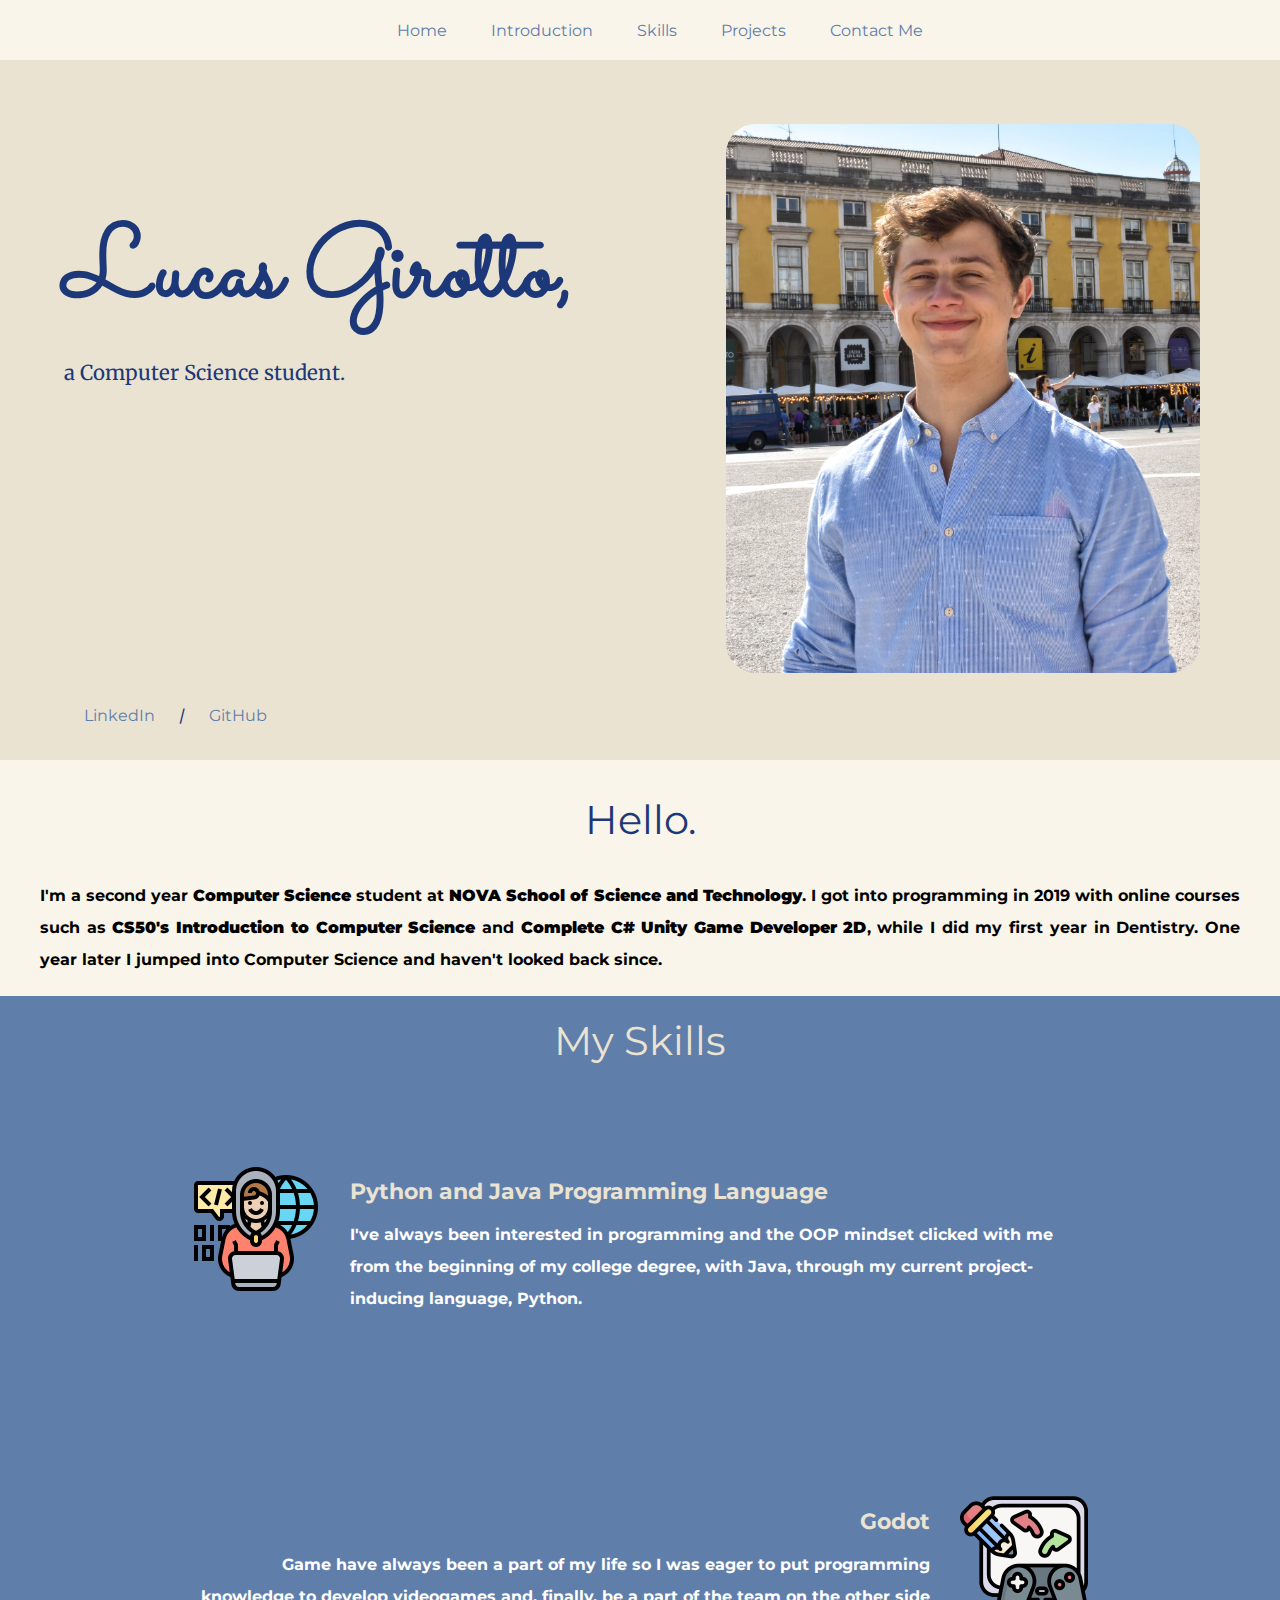
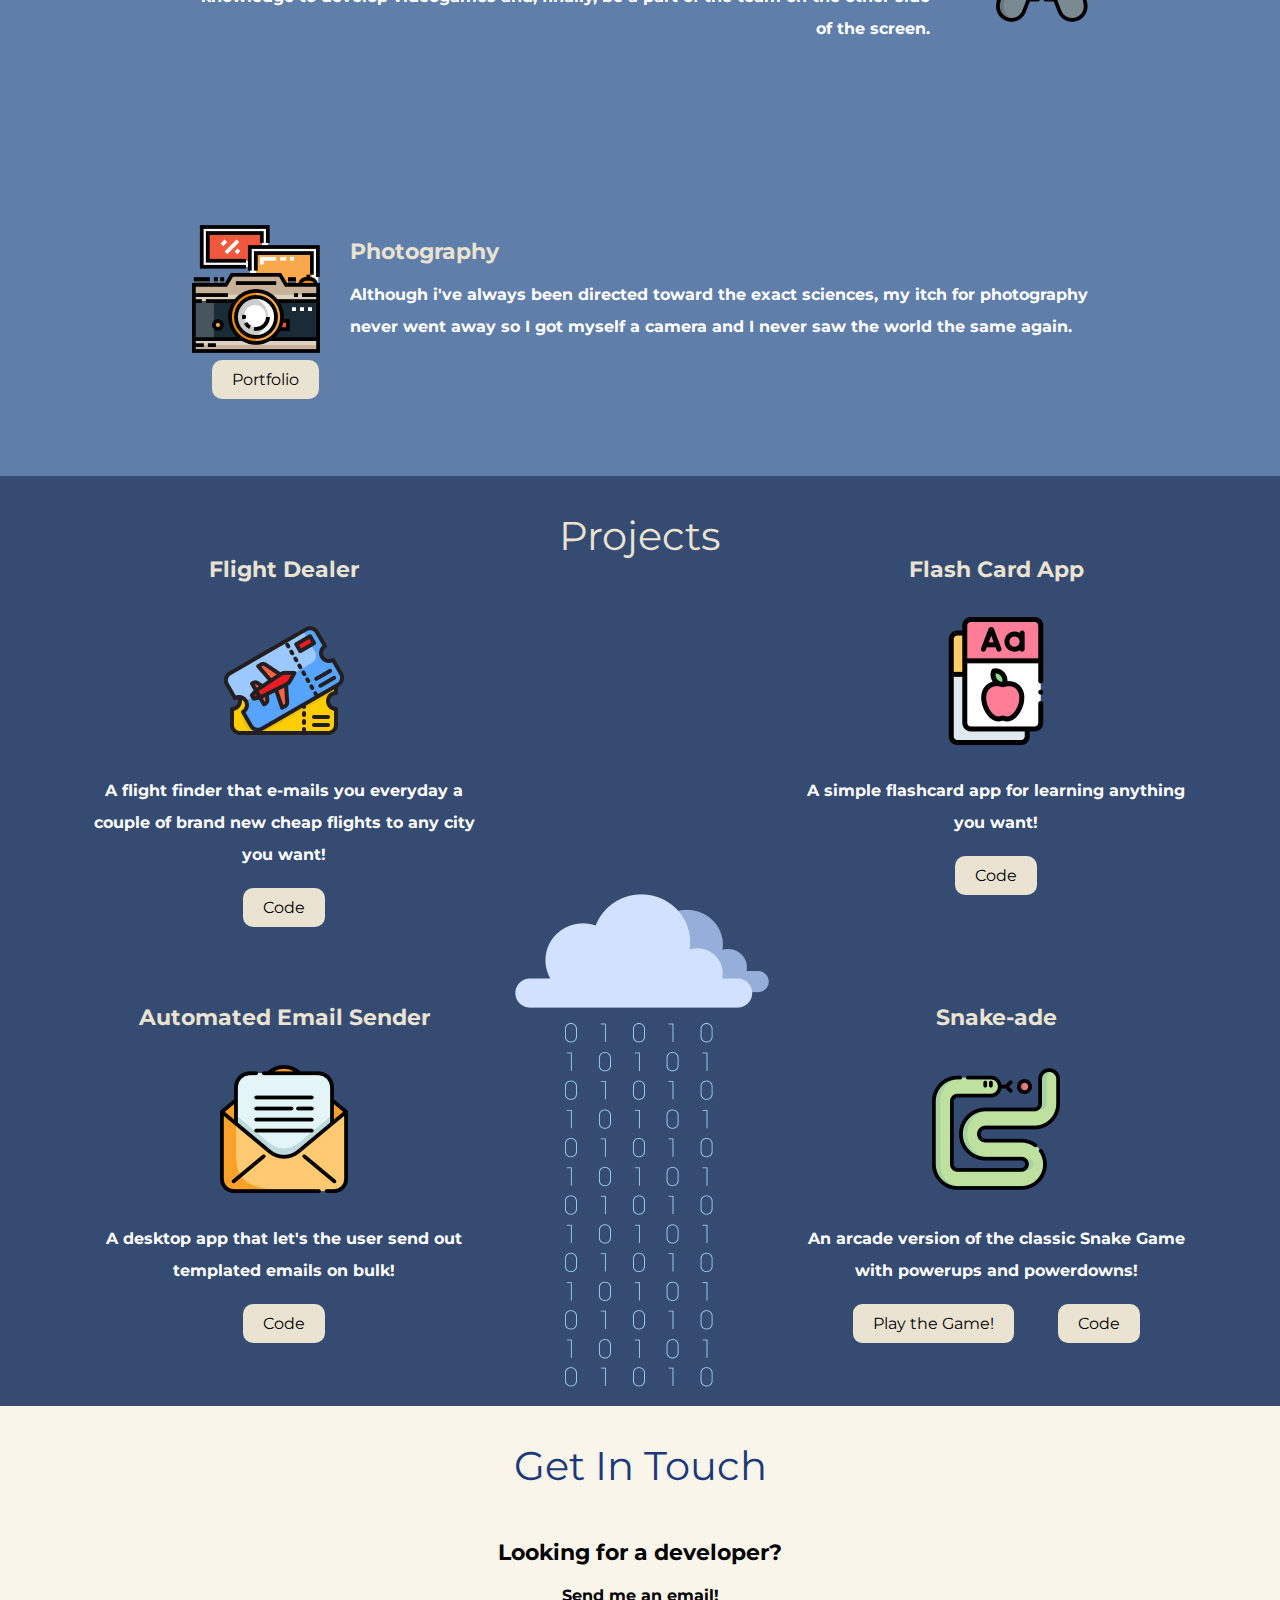
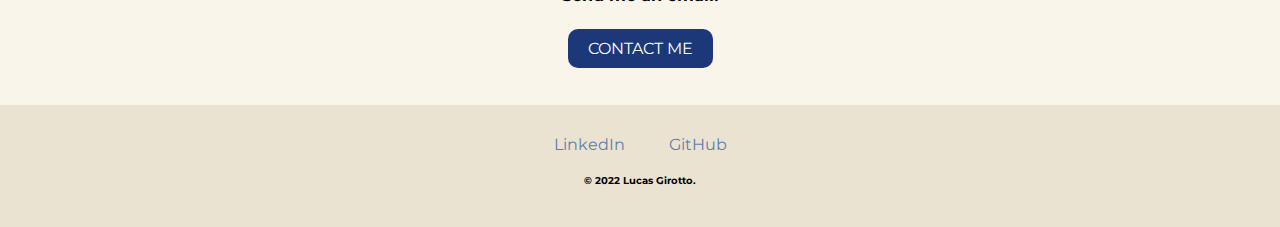
<file: index.html>
<!DOCTYPE html>
<html lang="en" dir="ltr">

<head>
  <meta charset="utf-8">
  <meta name="viewport" content="width=device-width, initial-scale=1.0">
  <title>Lucas Girotto</title>
  <link rel="stylesheet" href="css/styles.css">
  <link rel="icon" href="favicon2.ico">
  <link rel="preconnect" href="https://fonts.googleapis.com">
  <link rel="preconnect" href="https://fonts.gstatic.com" crossorigin>
  <link href="https://fonts.googleapis.com/css2?family=Merriweather&family=Montserrat&family=Pacifico&family=Sacramento&display=swap" rel="stylesheet">
</head>

<body>
  <div class="nav-bar">
    <a href="#home">Home</a>
    <a href="#introduction">Introduction</a>
    <a href="#skills">Skills</a>
    <a href="#projects">Projects</a>
    <a href="#contact-me">Contact Me</a>
  </div>


  <div id="home" class="top-container">
    <h1 id="my-name">Lucas Girotto,</h1>
    <p id="my-position">a Computer Science student.</p>
    <img id="my-photo" src="images/profilepicture.jpeg" alt="Lucas' profile picture">
    <span class="my-info">
      <a href="https://www.linkedin.com/in/lucas-girotto-4530b9233/">
        LinkedIn
      </a>
      /
      <a href="https://github.com/Maoaii">
        GitHub
      </a>
    </span>
  </div>


  <div class="middle-container">

    <div id="introduction" class="introduction">
      <h2>Hello.</h2>
      <h4 class="intro-text">I'm a second year <strong>Computer Science</strong> student at <strong>NOVA School of Science and Technology</strong>. I got into programming
      in 2019 with online courses such as <strong>CS50's Introduction to Computer Science</strong> and <strong>Complete C# Unity Game Developer 2D</strong>,
    while I did my first year in Dentistry. One year later I jumped into Computer Science and haven't looked back since.</h4>
    </div>

    <div id="skills" class="skills">
      <h2 class="dark-bg-h2">My Skills</h2>

      <div class="skill-row">
        <img class="programming-img" src="images/programing.png" alt="programming-img">
        <div class="skill-text">
          <h3>Python and Java Programming Language</h3>
          <h4>I've always been interested in programming and the OOP mindset clicked with me from the beginning of my college degree,
          with Java, through my current project-inducing language, Python.</h4>
        </div>
      </div>

      <div class="skill-row">
        <img class="godot-img" src="images/game-development.png" alt="game-dev-img">
        <div class="skill-text">
          <h3 style="text-align: right">Godot</h3>
          <h4 style="text-align: right;">Game have always been a part of my life so I was eager to put programming knowledge to develop videogames and,
          finally, be a part of the team on the other side of the screen.</h4>
        </div>
      </div>

      <div class="skill-row">
        <img class="photography-img" src="images/photography.png" alt="">
        <div class="skill-text">
          <h3>Photography</h3>
          <h4>Although i've always been directed toward the exact sciences, my itch for photography never went away so I got myself
          a camera and I never saw the world the same again.</h4>
          <a class="photo-button" href="https://girottoph.pixieset.com/">Portfolio</a>
        </div>
      </div>
    </div>



    <div id="projects" class="projects">
      <h2 class="dark-bg-h2">Projects</h2>

      <div class="flight-dealer-row">
        <h3>Flight Dealer</h3>
        <img class="project-img" src="images/airplane.png" alt="airplane-img">
        <h4 class="project-text">A flight finder that e-mails you everyday a couple of brand new cheap flights to any city you want!</h4>
        <a class="code-button" href="https://github.com/Maoaii/FlightDealer">Code</a>
      </div>

      <div class="automated-email-sender-row">
        <h3>Automated Email Sender</h3>
        <img class="project-img" src="images/email.png" alt="email-img">
        <h4 class="project-text">A desktop app that let's the user send out templated emails on bulk!</h4>
        <a class="code-button" href="https://github.com/Maoaii/Automated_Email_Sender">Code</a>
      </div>

      <div class="flashcard-app-row">
        <h3>Flash Card App</h3>
        <img class="project-img" src="images/flash-card.png" alt="flash-card-img">
        <h4 class="project-text">A simple flashcard app for learning anything you want!</h4>
        <a class="code-button" href="https://github.com/Maoaii/Flashcard_App">Code</a>
      </div>

      <div class="snake-ade-row">
        <h3>Snake-ade</h3>
        <img class="project-img" src="images/snake.png" alt="snake-game-img">
        <h4 class="project-text">An arcade version of the classic Snake Game with powerups and powerdowns!</h4>
        <a class="play-button" href="https://maoaii.itch.io/snake-ade">Play the Game!</a>
        <a class="code-button" href="https://github.com/Maoaii/Snake-ade">Code</a>

      </div>
      <img style="width: 100%; height: 800px" src="images/background.jpeg" alt="background-image">
    </div>

    <div id="contact-me" class="contact-me">
      <h2>Get In Touch</h2>
      <h3>Looking for a developer?</h3>
      <h4>Send me an email!</h4>
      <a class="contact-button" href="mailto:l.girotto@campus.fct.unl.pt">CONTACT ME</a>
    </div>

  </div>


  <div class="bottom-container">
    <a class="footer-link" href="https://www.linkedin.com/in/lucas-girotto-4530b9233/">LinkedIn</a>
    <a class="footer-link" href="https://github.com/Maoaii">GitHub</a>
    <h4 class="copyright">© 2022 Lucas Girotto.</h4>
  </div>


</body>

</html>
</file>
<file: css/styles.css>
/* Color template: https://colorhunt.co/palette/1c3879607eaaeae3d2f9f5eb */

body {
  margin: 60px 0 0 0;
  font-family: 'Merriweather', serif;
  text-align: center;
  z-index: 1;
}

h1 {
  font-size: 8vw;
  margin: 0;
  font-family: 'Sacramento', cursive;
}

h2 {
  font-size: 40px;
  font-weight: normal;
  margin: 0;
  padding: 20px;
  font-family: 'Montserrat', sans-serif;
  color: #1C3879;
}

h3 {
  font-size: 22px;
  margin: 0;
  padding: 5px;
  font-family: 'Montserrat', sans-serif;
}

h4 {
  font-size: 16px;
  font-family: 'Montserrat', sans-serif;
  margin: 0;
}

a {
  color: #607EAA;
  font-family: 'Montserrat', sans-serif;
  margin: 10px 20px;
  text-decoration: none;
}

a:hover {
  color: #1C3879;
}

#my-name {
  position: absolute;
  left: 5%;
  top: 20%;
}

#my-position {
  position: absolute;
  font-size: 1.6vw;
  left: 5%;
  top: 40%;
}

#my-photo {
  border-radius: 30px;
  width: 37%;
  float: right;
  margin: 4rem 5rem auto 0;
  right: 8%;
  top: 8%;
}

.nav-bar {
  background-color: #F9F5EB;
  position: fixed;
  top: 0;
  width: 100%;
  overflow: hidden;
  padding: 20px;
  z-index: 2;
}

.top-container {
  background-color: #EAE3D2;
  position: relative;
  height: 43.75rem;
  color: #1C3879;
}

.my-info {
  position: absolute;
  left: 5%;
  bottom: 5%;
}

.middle-container {
  background-color: #EAE3D2;
}

.middle-container h4 {
  padding-bottom: 20px;
}

.introduction {
  background-color: #F9F5EB;
  line-height: 2;
}

.intro-text {
  padding: 0 40px 40px 40px;
  text-align: justify;
}

.skills {
  background-color: #607EAA;
}

.skill-row {
  width: 70%;
  margin: 80px auto 0 auto;
  text-align: left;
  line-height: 2;
}

.skills h3 {
  color: #EAE3D2;
}

.skill-text {
  color: white;
  padding-bottom: 80px;
}

.programming-img {
  float: left;
  width: 10vw;
  margin-right: 30px;
}

.godot-img {
  float: right;
  width: 10vw;
  margin-left: 30px;
}

.photography-img {
  float: left;
  width: 10vw;
  margin-right: 30px;
  margin-bottom: 10px;
}

.photo-button {
  -webkit-border-radius: 10;
  -moz-border-radius: 10;
  border-radius: 10px;
  font-family: 'Montserrat', sans-serif;
  color: black;
  font-size: 16px;
  background: #EAE3D2;
  padding: 10px 20px 10px 20px;
  text-decoration: none;
}

.photo-button:hover {
  background: #F9F5EB;
  text-decoration: none;
}

.projects {
  background-color: #354b72;
  position: relative;
  line-height: 2;
}

.project-text {
  color: white;
  margin: auto auto;
  text-align: center;
}

.project-img {
  padding: 20px;
  width: 10vw;
}

.projects h3 {
  color: #EAE3D2;
}

.code-button {
  -webkit-border-radius: 10;
  -moz-border-radius: 10;
  border-radius: 10px;
  font-family: 'Montserrat', sans-serif;
  color: black;
  font-size: 16px;
  background: #EAE3D2;
  padding: 10px 20px 10px 20px;
  text-decoration: none;
}

.code-button:hover {
  background: #F9F5EB;
  text-decoration: none;
}

.play-button {
  -webkit-border-radius: 10;
  -moz-border-radius: 10;
  border-radius: 9px;
  font-family: 'Montserrat', sans-serif;
  color: #000000;
  font-size: 16px;
  background: #EAE3D2;
  padding: 10px 20px 10px 20px;
  text-decoration: none;
}

.play-button:hover {
  background: #F9F5EB;
  text-decoration: none;
}

.flight-dealer-row {
  position: absolute;
  padding: 20px;
  width: 400px;
  left: 5%;
  top: 5%;
}

.automated-email-sender-row {
  position: absolute;
  padding: 20px;
  width: 400px;
  left: 5%;
  bottom: 5%;
}

.flashcard-app-row {
  position: absolute;
  padding: 20px;
  width: 400px;
  right: 5%;
  top: 5%;
}

.snake-ade-row {
  position: absolute;
  padding: 20px;
  width: 400px;
  right: 5%;
  bottom: 5%;
}

.dark-bg-h2 {
  color: #EAE3D2;
}

.contact-me {
  background-color: #F9F5EB;
  padding: 0 0 40px 0;
  line-height: 2;
}

.contact-button {
  -webkit-border-radius: 10;
  -moz-border-radius: 10;
  border-radius: 10px;
  font-family: 'Montserrat', sans-serif;
  color: #ffffff;
  font-size: 16px;
  background: #1C3879;
  padding: 10px 20px 10px 20px;
  text-decoration: none;
}

.contact-button:hover {
  background: #607EAA;
  text-decoration: none;
}

.bottom-container {
  font-family: 'Montserrat', sans-serif;
  background-color: #EAE3D2;
  padding: 30px 0 20px;
}

.copyright {
  font-size: 10px;
  padding: 20px 0;
}

@media screen and (max-width: 800px) {
  .flight-dealer-row, .automated-email-sender-row, .flashcard-app-row, .snake-ade-row {
    width: 49.999%;
  }

  h2 {
    font-size: 10vw;
  }

  .projects h3 {
    font-size: 5vw;
  }

  .project-text {
    font-size: 70%;
    width: 40%;
  }

  .photo-button {
    font-size: 10px;
  }

  .play-button {
    font-size: 10px;
  }

  .code-button {
    font-size: 8px;
  }

  .contact-button {
    font-size: 10px;
  }
}
</file>
